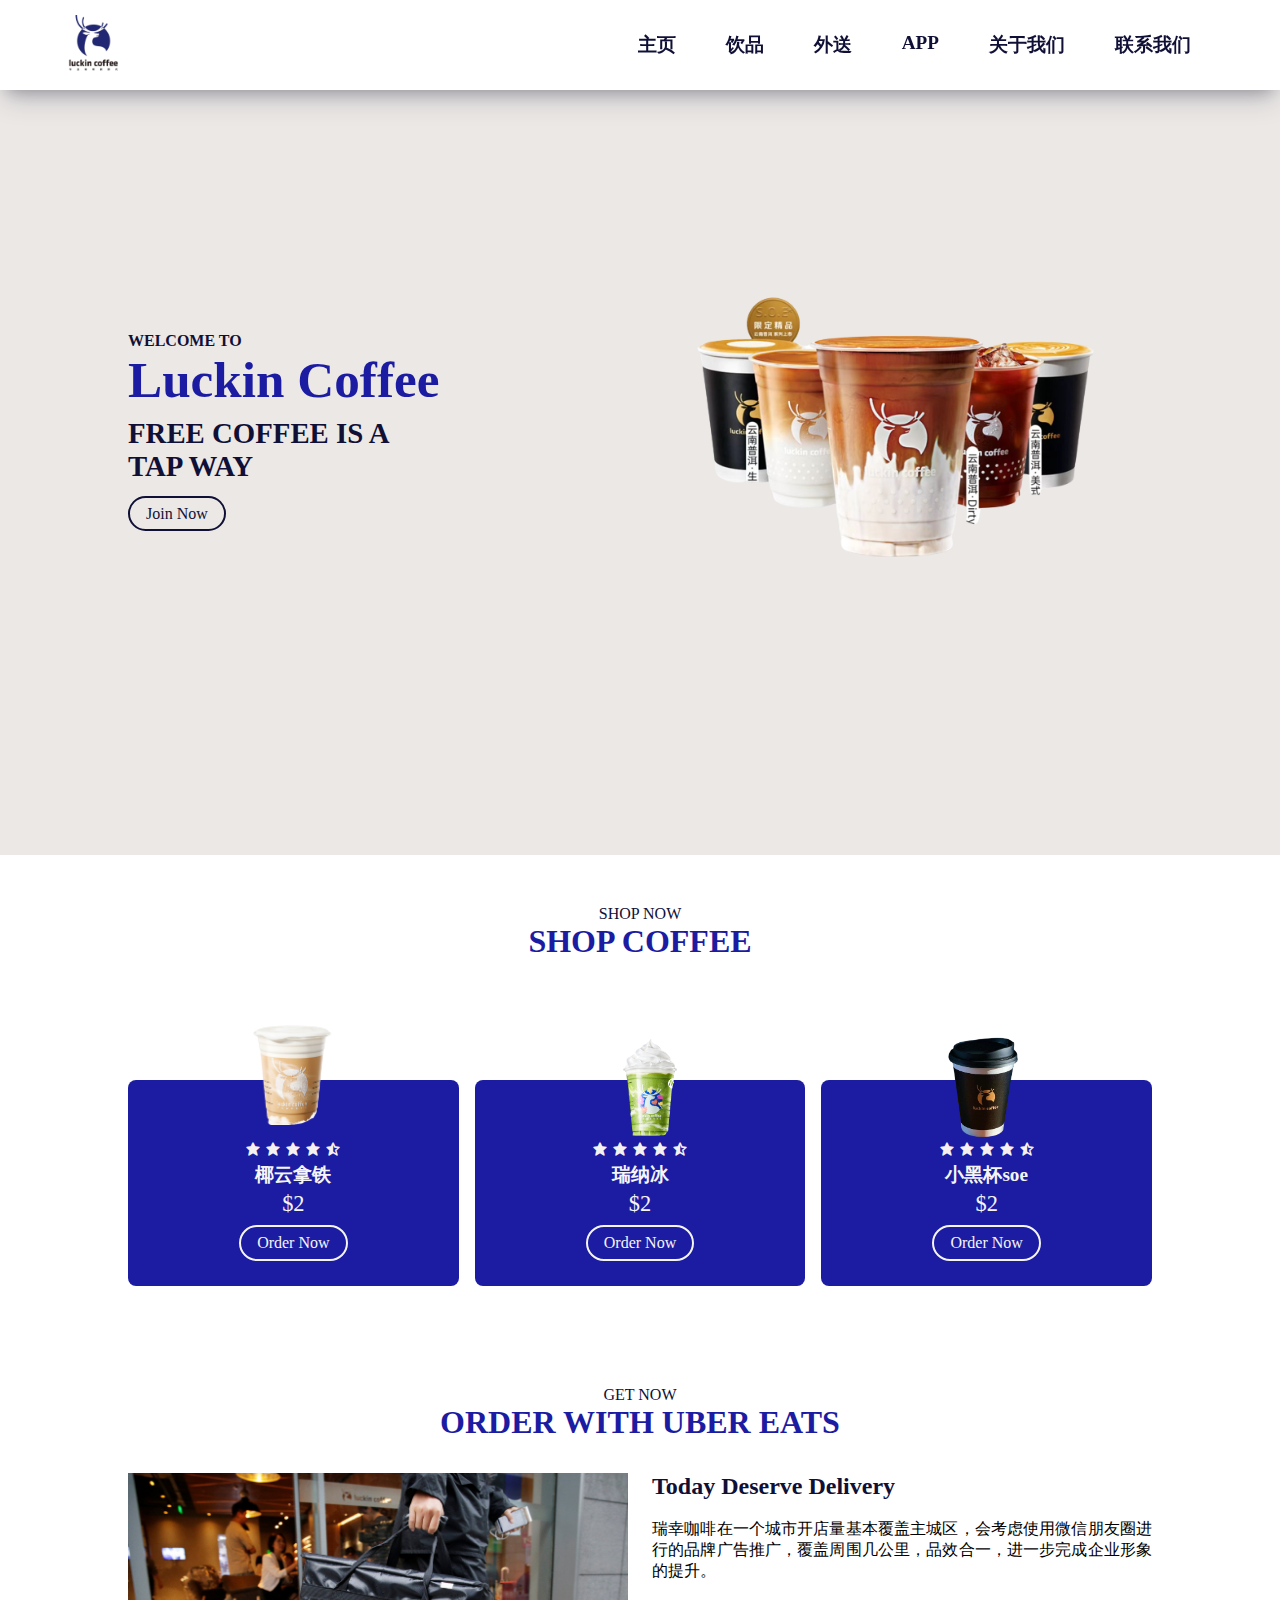
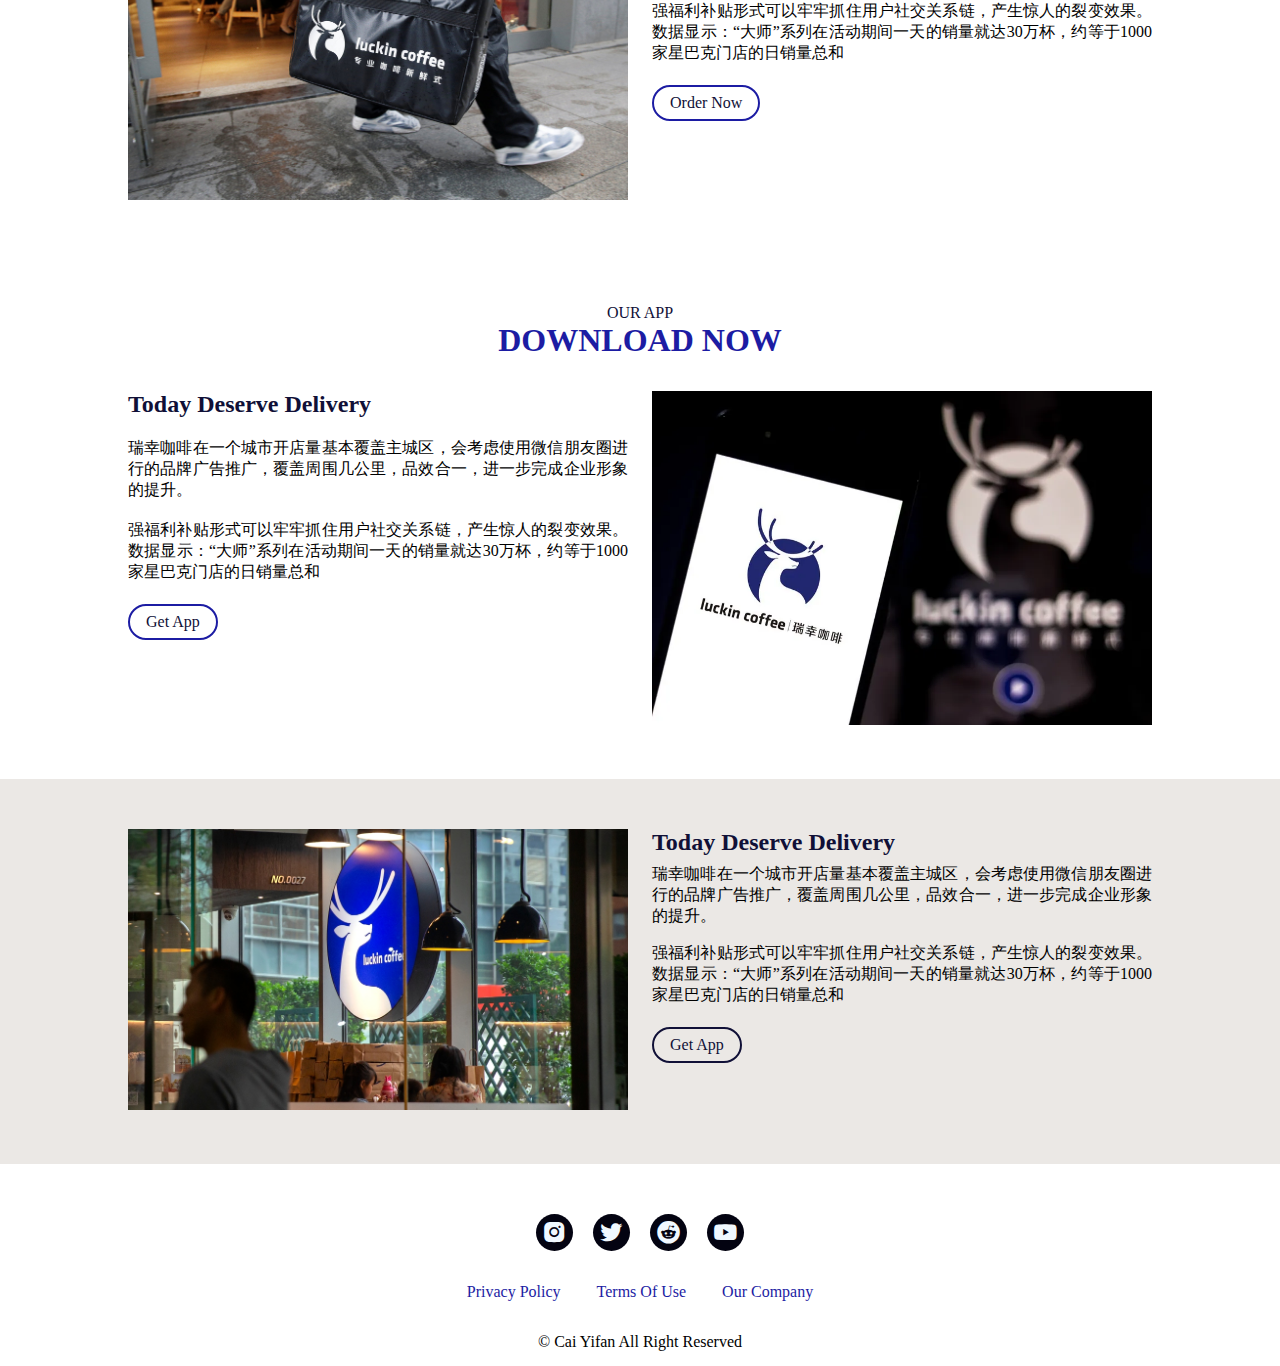
<file: lucky/index.html>
<!DOCTYPE html>
<html lang="en">
<head>
    <meta charset="UTF-8">
    <meta http-equiv="X-UA-Compatible" content="IE=edge">
    <meta name="viewport" content="width=device-width, initial-scale=1.0">
    <link rel="stylesheet"  href="style2.css" />
    <link href='https://unpkg.com/boxicons@2.1.4/css/boxicons.min.css' rel='stylesheet'>
    <title>reponsitive</title>
</head>
<body>
    <header>
        <a href="#home" class="logo"><img src="./resource/new_icon.jpeg" alt=""></a>
        <div class="bx bx-menu" id="menu-icon"></div>
        <ul class="navbar">
            <li><a href="#home">主页</a></li>
            <li><a href="#shop">饮品</a></li>
            <li><a href="#delivery">外送</a></li>
            <li><a href="#app">App</a></li>
            <li><a href="#about">关于我们</a></li>
            <li><a href="#contact">联系我们</a></li>
        </ul>
    </header>
    <section class="home" id="home">
        <div class="home-text">
            <span>Welcome To</span>
            <h1>Luckin Coffee</h1>
            <h2>Free Coffee is a<br />tap way</h2>
            <a href="#" class="btn">Join Now</a>
        </div>
        <div class="home-img">
            <img src="./resource/coffeees-removebg-preview.png" alt="">
        </div>
    </section>
    <section class="shop" id="shop">
        <div class="heading">
            <span>Shop Now</span>
            <h1>Shop Coffee</h1>
        </div>
        <div class="shop-container">
            <div class="box">
                <div class="box-image">
                    <img src="./resource/也云拿铁1.png" alt="">
                </div>
                <div class="star">
                    <i class='bx bxs-star' ></i>
                    <i class='bx bxs-star' ></i>
                    <i class='bx bxs-star' ></i>
                    <i class='bx bxs-star' ></i>
                    <i class='bx bxs-star-half' ></i>
                </div>
                <h2>椰云拿铁</h2>
                <span>$2</span>
                <a href="#" class="btn">Order Now</a>
            </div>

            <div class="box">
                <div class="box-image">
                    <img class="ice" src="./resource/瑞纳冰.png" alt="">
                </div>
                <div class="star">
                    <i class='bx bxs-star' ></i>
                    <i class='bx bxs-star' ></i>
                    <i class='bx bxs-star' ></i>
                    <i class='bx bxs-star' ></i>
                    <i class='bx bxs-star-half' ></i>
                </div>
                <h2>瑞纳冰</h2>
                <span>$2</span>
                <a href="#" class="btn">Order Now</a>
            </div>

            <div class="box">
                <div class="box-image">
                    <img class="soe" src="./resource/小黑杯soe.png" alt="">
                </div>
                <div class="star">
                    <i class='bx bxs-star' ></i>
                    <i class='bx bxs-star' ></i>
                    <i class='bx bxs-star' ></i>
                    <i class='bx bxs-star' ></i>
                    <i class='bx bxs-star-half' ></i>
                </div>
                <h2>小黑杯soe</h2>
                <span>$2</span>
                <a href="#" class="btn">Order Now</a>
            </div>
        </div>
    </section>
    <section class="delivery" id="delivery">
        <div class="heading">
            <span>Get Now</span>
            <h1>Order With Uber Eats</h1>
        </div>
        <div class="container">
            <div class="delivery-image">
                <img src="./resource/delivery.jpeg" alt="">
            </div>
            <div class="delivery-text">
                <h2>Today Deserve Delivery</h2>
                <p>瑞幸咖啡在一个城市开店量基本覆盖主城区，会考虑使用微信朋友圈进行的品牌广告推广，覆盖周围几公里，品效合一，进一步完成企业形象的提升。</p>
                <p>强福利补贴形式可以牢牢抓住用户社交关系链，产生惊人的裂变效果。数据显示：“大师”系列在活动期间一天的销量就达30万杯，约等于1000家星巴克门店的日销量总和</p>
                <a href="#" class="btn">Order Now</a>
            </div>
        </div>
    </section>
    <section class="app" id="app">
        <div class="heading">
            <span>Our App</span>
            <h1>Download Now</h1>
        </div>
        <div class="container">
            <div class="app-text">
                <h2>Today Deserve Delivery</h2>
                <p>瑞幸咖啡在一个城市开店量基本覆盖主城区，会考虑使用微信朋友圈进行的品牌广告推广，覆盖周围几公里，品效合一，进一步完成企业形象的提升。</p>
                <p>强福利补贴形式可以牢牢抓住用户社交关系链，产生惊人的裂变效果。数据显示：“大师”系列在活动期间一天的销量就达30万杯，约等于1000家星巴克门店的日销量总和</p>
                <a href="#" class="btn">Get App</a>
            </div>
            <div class="app-image">
                <img src="./resource/newapp1.webp"  alt="">
            </div>
        </div>
    </section>
    <section class="about" id="about">
        <div class="about-img">
            <img src="./resource/about1.jpeg" alt="">
        </div>
            <div class="about-text">
                <h2>Today Deserve Delivery</h2>
                <p>瑞幸咖啡在一个城市开店量基本覆盖主城区，会考虑使用微信朋友圈进行的品牌广告推广，覆盖周围几公里，品效合一，进一步完成企业形象的提升。</p>
                <p>强福利补贴形式可以牢牢抓住用户社交关系链，产生惊人的裂变效果。数据显示：“大师”系列在活动期间一天的销量就达30万杯，约等于1000家星巴克门店的日销量总和</p>
                <a href="#" class="btn">Get App</a>
            </div>
    </section>
    <section class="contact" id="contact">
        <div class="social">
            <a href="#"><i class='bx bxl-instagram-alt' ></i></a>
            <a href="#"><i class='bx bxl-twitter' ></i></a>
            <a href="#"><i class='bx bxl-reddit' ></i></a>
            <a href="#"><i class='bx bxl-youtube' ></i></a>
        </div>
        <div class="link">
            <a href="#">Privacy Policy</a>
            <a href="#">Terms Of Use</a>
            <a href="#">Our Company</a>
        </div>
        <p> &#169; Cai Yifan All Right Reserved</p>
    </section>
</body>
<script src="./app.js">

</script>
</html>
</file>
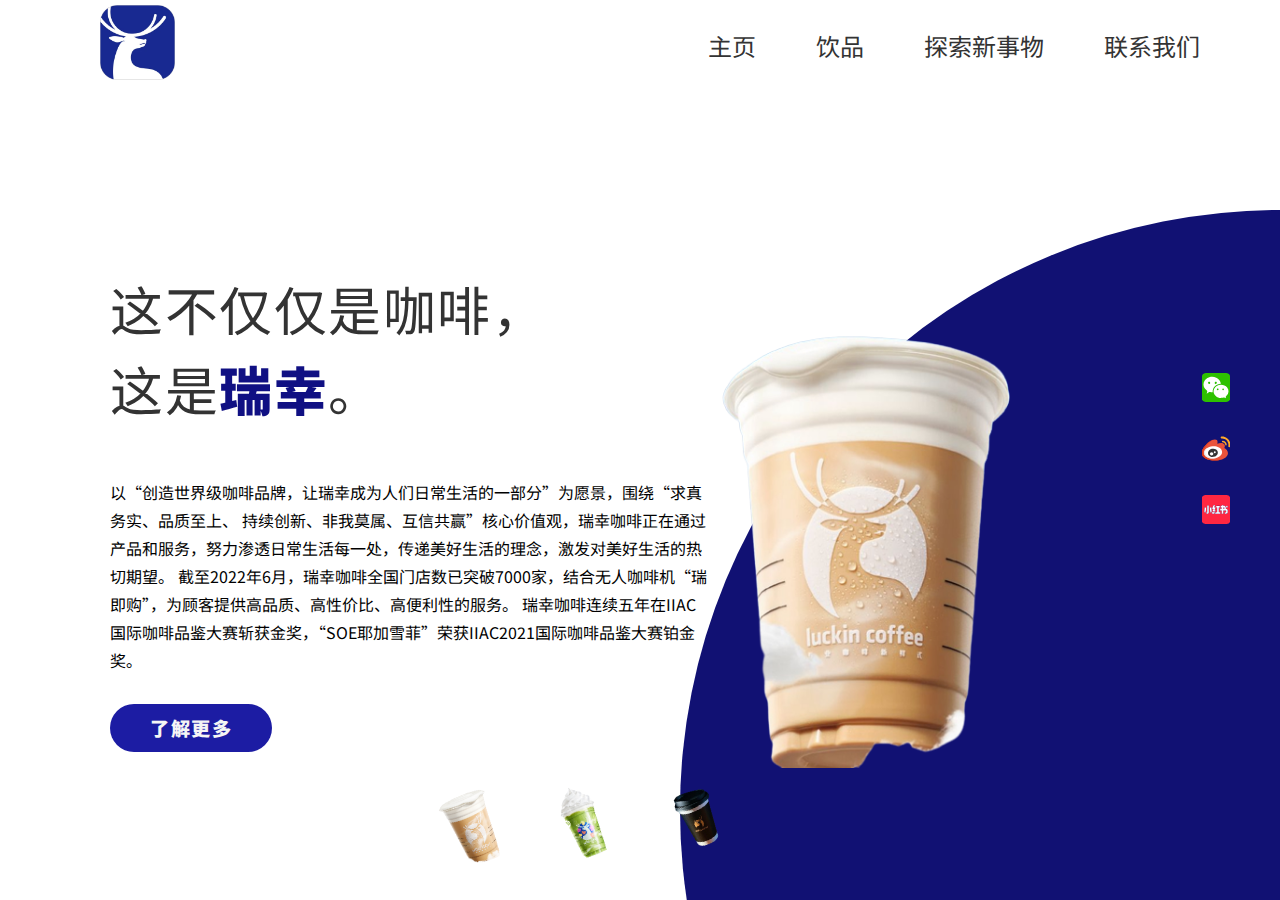
<file: lucky/index3.html>
<!DOCTYPE html>
<html lang="en">
<head>
    <meta charset="UTF-8">
    <meta http-equiv="X-UA-Compatible" content="IE=edge">
    <meta name="viewport" content="width=device-width, initial-scale=1.0">
    <link href="https://fonts.googleapis.com/css2?family=Noto+Sans+SC:wght@300&family=Quicksand&display=swap" rel="stylesheet">
    <link rel="stylesheet" href="./style.css">
    <title>Document</title> 
</head>
<body>
    <section>
        <div class="circle">
        </div>
        <header>
            <a class="imgInfor" href="#"><img class="logo" src="./resource/newicon.webp" alt="icon Picture"></a>
            <ul>
                <li><a href="#">主页</a></li>
                <li><a href="#">饮品</a></li>
                <li><a href="#">探索新事物</a></li>
                <li><a href="#">联系我们</a></li>
            </ul>
        </header>
        <div class="content">
            <div class="textBox">
                <h2>这不仅仅是咖啡，<br />这是<span>瑞幸</span>。</h2>
                <p>以“创造世界级咖啡品牌，让瑞幸成为人们日常生活的一部分”为愿景，围绕“求真务实、品质至上、
                    持续创新、非我莫属、互信共赢”核心价值观，瑞幸咖啡正在通过产品和服务，努力渗透日常生活每一处，传递美好生活的理念，激发对美好生活的热切期望。
                    截至2022年6月，瑞幸咖啡全国门店数已突破7000家，结合无人咖啡机“瑞即购”，为顾客提供高品质、高性价比、高便利性的服务。
                    瑞幸咖啡连续五年在IIAC国际咖啡品鉴大赛斩获金奖，“SOE耶加雪菲”荣获IIAC2021国际咖啡品鉴大赛铂金奖。</p>
                <a class="inforbtn" href="#">了解更多</a>
            </div>
            <div class="imageBox">
                <a class="imageInfor" href=""><img class="lukin" src="./resource/drink4-removebg-preview (1).png"></a>
            </div>
        </div>
        <ul class="thumb">
            <li><img src="./resource/也云拿铁1.png" onclick="imgslider('./resource/drink4-removebg-preview (1).png');changeColor('#111173')" alt=""></li>
            <li><img id="special" src="./resource/瑞纳冰.png" onclick="imgslider('./resource/瑞纳冰.png'); changeColor('#27ae60')" alt=""></li>
            <li><img src="./resource/小黑杯soe.png" onclick="imgslider('./resource/小黑杯soe.png');changeColor('#1e272e')" alt=""></li>
        </ul>
        <ul class="icon">
            <li><a href="#"><img src="./resource/wechat-logo-svgrepo-com.svg" alt="" width="200" height="290"></a></li>
            <li><a href="#"><img src="./resource/weibo-svgrepo-com.svg" alt="" width="200" height="290"></a></li>
            <li><a href="#"><img class="bsize" src="./resource/Xiaohongshu logo - Brandlogos.net.svg" alt="" width="200" height="290"></a></li>
        </ul>
    </section>
</body>
<script type="text/javascript">
    function imgslider(photo){
    document.querySelector(".lukin").src = photo;
    }

    let redirect = document.querySelector(".imageInfor");
    redirect.addEventListener("click",function(){
       if(document.querySelector(".circle").style.background=="rbg(39,174,96)"){
        redirect.href = "https://www.canyin12.com/chanpinjieshao/1010.html";
       }
    })

    function changeColor(colors){
        const circles = document.querySelector(".circle");
        circles.style.background = colors;
        if (colors === "#1e272e") {
    document.querySelector(".lukin").style.height = "600px";
    document.querySelector(".lukin").style.width = "450px";
    document.querySelector(".imageBox").style.top = "60px";
    document.querySelector(".imageBox").style.left = "-5%";
  } else if (colors === "#27ae60") {
    document.querySelector(".lukin").style.height = "800px";
    document.querySelector(".lukin").style.width = "440px";
    document.querySelector(".imageBox").style.top = "40px";
    document.querySelector(".imageBox").style.left = "-10%";
  } else {
    document.querySelector(".lukin").style.height = "600px";
    document.querySelector(".lukin").style.width = "380px";
    document.querySelector(".imageBox").style.top = "20px";
    document.querySelector(".imageBox").style.left = "-12%";
  }
    }
</script>
</html>
</file>
<file: lucky/style2.css>
section {
  padding: 50px 10%;
  overflow: hidden;
}

*::-moz-selection {
  color: #fff;
  background: var(--main-color);
}

*::selection {
  color: #fff;
  background: var(--main-color);
}

img {
  width: 100%;
}

:root {
  --main-color:#1c1ca3;
  --second-color:#101037;
}

* {
  padding: 0;
  margin: 0;
  -webkit-box-sizing: border-box;
          box-sizing: border-box;
  scroll-padding-top: 2rem;
  scroll-behavior: smooth;
}

body header {
  position: fixed;
  width: 100%;
  top: 0;
  right: 0;
  z-index: 1000;
  display: -webkit-box;
  display: -ms-flexbox;
  display: flex;
  -webkit-box-align: center;
      -ms-flex-align: center;
          align-items: center;
  -webkit-box-pack: justify;
      -ms-flex-pack: justify;
          justify-content: space-between;
  background: #fff;
  -webkit-box-shadow: rgba(50, 50, 93, 0.25) 0px 13px 27px -5px, rgba(0, 0, 0, 0.3) 0px 8px 16px -8px;
          box-shadow: rgba(50, 50, 93, 0.25) 0px 13px 27px -5px, rgba(0, 0, 0, 0.3) 0px 8px 16px -8px;
  padding: 15px 5%;
  -webkit-transition: .2s;
  transition: .2s;
}

body header .logo {
  display: -webkit-box;
  display: -ms-flexbox;
  display: flex;
  -webkit-box-align: center;
      -ms-flex-align: center;
          align-items: center;
}

body header .logo img {
  width: 60px;
}

body header .navbar {
  display: -webkit-box;
  display: -ms-flexbox;
  display: flex;
}

body header .navbar li {
  list-style-type: none;
}

body header .navbar li a {
  font-size: 1.2rem;
  padding: 11px 25px;
  color: var(--second-color);
  font-weight: 800;
  text-transform: uppercase;
  text-decoration: none;
}

body header .navbar li a:hover {
  color: var(--main-color);
}

body #menu-icon {
  font-size: 3rem;
  cursor: pointer;
  z-index: 1001;
  display: none;
  -webkit-transition: .5s;
  transition: .5s;
}

body section.home {
  width: 100%;
  min-height: 95vh;
  display: -webkit-box;
  display: -ms-flexbox;
  display: flex;
  -ms-flex-wrap: wrap;
      flex-wrap: wrap;
  -webkit-box-align: center;
      -ms-flex-align: center;
          align-items: center;
  background: #ebe8e5;
  gap: 1rem;
}

body section.home div.home-text {
  -webkit-box-flex: 1;
      -ms-flex: 1 1 17rem;
          flex: 1 1 17rem;
}

body section.home div.home-text span {
  font-size: 1rem;
  text-transform: uppercase;
  font-weight: 600;
  color: var(--second-color);
}

body section.home div.home-text h1 {
  font-size: 3.2rem;
  color: var(--main-color);
  font-weight: bolder;
}

body section.home div.home-text h2 {
  font-size: 1.8rem;
  font-weight: 600;
  color: var(--second-color);
  text-transform: uppercase;
  margin: .5rem 0 1.4rem;
}

body section.home div.home-text .btn {
  padding: 7px 16px;
  border: 2px solid var(--second-color);
  border-radius: 40px;
  color: var(--second-color);
  font-weight: 500;
  text-decoration: none;
}

body section.home div.home-text .btn:hover {
  color: #fff;
  background: var(--second-color);
}

body section.home div.home-img {
  -webkit-box-flex: 1;
      -ms-flex: 1 1 18rem;
          flex: 1 1 18rem;
}

body section.home div.home-img img {
  height: 320px;
  width: 510px;
}

body .heading {
  text-align: center;
  text-transform: uppercase;
}

body .heading span {
  font-size: 1rem;
  font-size: 600;
  color: var(--second-color);
}

body .heading h1 {
  font-size: 2rem;
  color: var(--main-color);
}

body .btn {
  padding: 7px 16px;
  border: 2px solid whitesmoke;
  border-radius: 40px;
  font-weight: 500;
  text-decoration: none;
  color: whitesmoke;
}

body .btn:hover {
  color: var(--main-color);
  background: whitesmoke;
  border: 2px solid var(--second-color);
}

body div.shop-container {
  display: -webkit-box;
  display: -ms-flexbox;
  display: flex;
  -ms-flex-wrap: wrap;
      flex-wrap: wrap;
  gap: 1rem;
  margin-top: 5rem;
}

body div.shop-container .box {
  display: -webkit-box;
  display: -ms-flexbox;
  display: flex;
  -webkit-box-flex: 1;
      -ms-flex: 1 1 10rem;
          flex: 1 1 10rem;
  background: var(--main-color);
  padding: 25px;
  text-align: center;
  -webkit-box-orient: vertical;
  -webkit-box-direction: normal;
      -ms-flex-direction: column;
          flex-direction: column;
  -webkit-box-align: center;
      -ms-flex-align: center;
          align-items: center;
  margin-top: 2.5rem;
  border-radius: .5rem;
}

body div.shop-container .box h2 {
  color: whitesmoke;
  font-size: 1.2rem;
}

body div.shop-container .box span {
  color: whitesmoke;
  font-size: 1.4rem;
  font-weight: 500;
  margin: 0.2rem 0 0.5rem;
}

body div.shop-container .box .box-image {
  width: 150px;
  height: 140px;
  margin-top: -120px;
}

body div.shop-container .box .box-image img {
  width: 100%;
  height: 100%;
  -o-object-fit: contain;
     object-fit: contain;
  -o-object-position: center;
     object-position: center;
  margin-left: 10px;
}

body div.shop-container .box .box-image .ice {
  height: 185px;
  margin-right: 5px;
}

body div.shop-container .box .box-image .soe {
  margin-top: 10px;
  height: 175px;
  margin-left: 10px;
}

body div.shop-container .box .star {
  margin: 1rem 0 0.1rem;
}

body div.shop-container .box .star .bx {
  color: #f6f1f1;
}

body .container {
  display: -webkit-box;
  display: -ms-flexbox;
  display: flex;
  -ms-flex-wrap: wrap;
      flex-wrap: wrap;
  gap: 1.5rem;
  margin-top: 2rem;
}

body .delivery-image {
  -webkit-box-flex: 1;
      -ms-flex: 1 1 21rem;
          flex: 1 1 21rem;
  -ms-flex-wrap: wrap;
      flex-wrap: wrap;
}

body .delivery-text {
  -ms-flex-wrap: wrap;
      flex-wrap: wrap;
  -webkit-box-flex: 1;
      -ms-flex: 1 1 21rem;
          flex: 1 1 21rem;
}

body .delivery-text h2 {
  font-size: 1.5rem;
  color: var(--second-color);
}

body .delivery-text p {
  margin: 1.2rem 0 1rem;
  text-align: justify;
}

body .delivery-text a.btn {
  display: inline-block;
  margin-top: 5px;
  border: 2px solid var(--main-color);
  color: #101037;
}

body .delivery-text a.btn:hover {
  color: whitesmoke;
  background: var(--main-color);
}

body section.app .app-image {
  -webkit-box-flex: 1;
      -ms-flex: 1 1 21rem;
          flex: 1 1 21rem;
}

body section.app .app-text {
  -webkit-box-flex: 1;
      -ms-flex: 1 1 21rem;
          flex: 1 1 21rem;
}

body section.app .app-text h2 {
  font-size: 1.5rem;
  color: var(--second-color);
}

body section.app .app-text p {
  margin: 1.2rem 0 1rem;
  text-align: justify;
}

body section.app .app-text a.btn {
  display: inline-block;
  margin-top: 5px;
  border: 2px solid var(--main-color);
  color: #101037;
}

body section.app .app-text a.btn:hover {
  color: whitesmoke;
  background: var(--main-color);
}

body section.about {
  display: -webkit-box;
  display: -ms-flexbox;
  display: flex;
  background: #ebe8e5;
  -ms-flex-wrap: wrap;
      flex-wrap: wrap;
  gap: 1.5rem;
}

body section.about .about-img {
  -webkit-box-flex: 1;
      -ms-flex: 1 1 18rem;
          flex: 1 1 18rem;
}

body section.about .about-text {
  -webkit-box-flex: 1;
      -ms-flex: 1 1 18rem;
          flex: 1 1 18rem;
}

body section.about .about-text h2 {
  font-size: 1.5rem;
  color: var(--second-color);
}

body section.about .about-text p {
  margin: 0.5rem 0 1rem;
  text-align: justify;
}

body section.about .about-text .btn {
  padding: 7px 16px;
  border: 2px solid var(--second-color);
  border-radius: 40px;
  color: var(--second-color);
  font-weight: 500;
  text-decoration: none;
  display: inline-block;
  margin-top: 5px;
}

body section.about .about-text .btn:hover {
  color: #ebe8e5;
  background: var(--second-color);
}

body section.contact {
  display: -webkit-box;
  display: -ms-flexbox;
  display: flex;
  -webkit-box-orient: vertical;
  -webkit-box-direction: normal;
      -ms-flex-direction: column;
          flex-direction: column;
  -webkit-box-align: center;
      -ms-flex-align: center;
          align-items: center;
  padding-bottom: 15px;
}

body section.contact .social a {
  font-size: 27px;
  margin: 0.5rem;
}

body section.contact .social a .bx {
  padding: 5px;
  color: aliceblue;
  background: #030311;
  border-radius: 50%;
}

body section.contact .social a .bx:hover {
  background: var(--main-color);
}

body section.contact .link {
  margin: 2rem 0 2rem;
}

body section.contact .link a {
  font-size: 1rem;
  font-weight: 500;
  color: var(--main-color);
  padding: 1rem;
  text-decoration: none;
}

body section.contact .link a:hover {
  color: #101037;
}

@media screen and (max-width: 1150px) {
  header {
    padding: 18px 7%;
  }
  section {
    padding: 50px 7%;
  }
  .home-text h1 {
    font-size: 3rem;
  }
  .home-text h2 {
    font-size: 1.5rem;
  }
}

@media screen and (max-width: 991px) {
  header {
    padding: 18px 4%;
  }
  section {
    padding: 50px 4%;
  }
}

@media screen and (max-width: 768px) {
  section.home {
    width: 100%;
  }
  header {
    padding: 11px 4%;
  }
  header .navbar {
    position: absolute;
    top: -500px;
    left: 0;
    right: 0;
    display: -webkit-box;
    display: -ms-flexbox;
    display: flex;
    -webkit-box-orient: vertical;
    -webkit-box-direction: normal;
        -ms-flex-direction: column;
            flex-direction: column;
    background: #fff;
    border-top: 2px solid var(--main-color);
    -webkit-transition: .2s ease-in-out;
    transition: .2s ease-in-out;
    text-align: left;
  }
  header .navbar a {
    padding: 1.5rem;
    display: block;
    color: var(--main-color);
    -webkit-transition: .2s;
    transition: .2s;
  }
  header .navbar a:hover {
    background: linear-gradient(95deg, rgba(129, 129, 206, 0.2), #5a5acd);
  }
  header #menu-icon {
    display: initial;
  }
  header .active {
    top: 100%;
  }
  .home-text span {
    font-size: 1rem;
  }
  .home-text h1 {
    font-size: 1.5rem;
  }
  .home-text h2 {
    font-size: 1rem;
  }
}

@media screen and (max-width: 768px) {
  .home-text {
    padding-top: inherit;
  }
  .home-img img {
    max-width: 400px;
    max-height: 250px;
  }
  .shop-container .box {
    margin-top: 6rem;
  }
  .heading h1 {
    font-size: 1.4rem;
  }
  .heading span {
    font-size: 0.9rem;
  }
  .about {
    -webkit-box-orient: vertical;
    -webkit-box-direction: reverse;
        -ms-flex-direction: column-reverse;
            flex-direction: column-reverse;
  }
  .link {
    display: -webkit-box;
    display: -ms-flexbox;
    display: flex;
    -webkit-box-orient: vertical;
    -webkit-box-direction: normal;
        -ms-flex-direction: column;
            flex-direction: column;
  }
}

@media screen and (max-width: 364px) {
  .link {
    display: -webkit-box;
    display: -ms-flexbox;
    display: flex;
    -webkit-box-orient: vertical;
    -webkit-box-direction: normal;
        -ms-flex-direction: column;
            flex-direction: column;
  }
}
/*# sourceMappingURL=style2.css.map */
</file>
<file: lucky/style.css>
* {
  margin: 0;
  padding: 0;
  -webkit-box-sizing: border-box;
          box-sizing: border-box;
}

section {
  position: relative;
  width: 100%;
  min-height: 100vh;
  padding: 100px;
  display: -webkit-box;
  display: -ms-flexbox;
  display: flex;
  -webkit-box-pack: justify;
      -ms-flex-pack: justify;
          justify-content: space-between;
  -webkit-box-align: center;
      -ms-flex-align: center;
          align-items: center;
  background: #fff;
  font-family: 'Noto Sans SC', sans-serif;
  overflow: hidden;
}

section .circle {
  position: absolute;
  top: 0;
  left: 0;
  width: 100%;
  height: 100%;
  background: #111173;
  -webkit-clip-path: circle(600px at right 810px);
          clip-path: circle(600px at right 810px);
}

section header {
  position: absolute;
  top: 0;
  left: 0;
  width: 100%;
  padding: 5px 100px;
  padding-right: 80px;
  display: -webkit-box;
  display: -ms-flexbox;
  display: flex;
  -webkit-box-pack: justify;
      -ms-flex-pack: justify;
          justify-content: space-between;
  -webkit-box-align: center;
      -ms-flex-align: center;
          align-items: center;
}

section header .logo {
  position: relative;
  max-width: 500px;
  padding-top: 0;
  margin-top: 0;
  width: 75px;
  height: 75px;
}

section header ul {
  position: relative;
  display: -webkit-box;
  display: -ms-flexbox;
  display: flex;
  z-index: 1;
}

section header ul li {
  list-style: none;
}

section header ul li a {
  display: inline-block;
  color: #333;
  font-weight: 400;
  margin-left: 60px;
  text-decoration: none;
  font-size: 1.5rem;
  -webkit-box-pack: start;
      -ms-flex-pack: start;
          justify-content: flex-start;
  position: relative;
}

section .content {
  position: relative;
  width: 100%;
  display: -webkit-box;
  display: -ms-flexbox;
  display: flex;
  -webkit-box-pack: justify;
      -ms-flex-pack: justify;
          justify-content: space-between;
  -webkit-box-align: center;
      -ms-flex-align: center;
          align-items: center;
  height: 590px;
}

section .content .textBox {
  position: relative;
  max-width: 600px;
  top: 60px;
  left: 10px;
}

section .content .textBox h2 {
  font-size: 3.3rem;
  color: #333;
  font-weight: 400;
  line-height: 80px;
  letter-spacing: 1.5px;
}

section .content .textBox h2 span {
  color: #101083;
  font-weight: 900;
}

section .content .textBox a {
  display: inline-block;
  margin-top: 30px;
  padding: 10px 40px;
  background: #1c1ca3;
  color: whitesmoke;
  border-radius: 40px;
  font-weight: 900;
  letter-spacing: 1.5px;
  text-decoration: none;
  font-size: 1.2rem;
  -webkit-transition: all .2s;
  transition: all .2s;
}

section .content .textBox a:active {
  -webkit-transform: scale(0.95);
          transform: scale(0.95);
}

section .content .textBox p {
  margin-top: 50px;
  line-height: 28px;
}

section .imageBox {
  max-width: 480px;
  max-height: 800px;
  display: -webkit-box;
  display: -ms-flexbox;
  display: flex;
  -webkit-box-pack: start;
      -ms-flex-pack: start;
          justify-content: flex-start;
  position: relative;
  -webkit-box-align: center;
      -ms-flex-align: center;
          align-items: center;
  top: 20px;
  left: -12%;
}

section .imageBox img {
  height: 600px;
  width: 380px;
  border: none;
  -webkit-animation: animate 3s linear infinite;
          animation: animate 3s linear infinite;
}

section .thumb {
  position: absolute;
  left: 45%;
  bottom: 5px;
  display: -webkit-box;
  display: -ms-flexbox;
  display: flex;
  -webkit-box-align: center;
      -ms-flex-align: center;
          align-items: center;
  -webkit-transform: translateX(-50%);
          transform: translateX(-50%);
}

section .thumb li {
  list-style: none;
  display: inline-block;
  margin: 0 20px;
  cursor: pointer;
  -webkit-transition: .5s;
  transition: .5s;
}

section .thumb li img {
  height: 100px;
  width: 70px;
  -webkit-transform: rotate3d(0.5, 2.5, 0, 190deg);
          transform: rotate3d(0.5, 2.5, 0, 190deg);
  -webkit-animation: animate 3s linear infinite;
          animation: animate 3s linear infinite;
}

section .thumb li img:hover {
  -webkit-transform: translateY(-15px);
          transform: translateY(-15px);
}

section .thumb li #special {
  padding-bottom: 7px;
  height: 145px;
  margin-left: 10px;
}

section .icon {
  position: absolute;
  top: 50%;
  right: 40px;
  -webkit-transform: translateY(-50%);
          transform: translateY(-50%);
  display: -webkit-box;
  display: -ms-flexbox;
  display: flex;
  -webkit-box-orient: vertical;
  -webkit-box-direction: normal;
      -ms-flex-direction: column;
          flex-direction: column;
  -webkit-box-pack: center;
      -ms-flex-pack: center;
          justify-content: center;
  -webkit-box-align: center;
      -ms-flex-align: center;
          align-items: center;
}

section .icon li {
  list-style: none;
}

section .icon li a {
  display: inline-block;
  margin: 3px 0;
  -webkit-transform: scale(0.6);
          transform: scale(0.6);
}

section .icon li a img {
  width: 48px;
  height: 50px;
}

@-webkit-keyframes animate {
  0% {
    -webkit-transform: translate(-11px, 0);
            transform: translate(-11px, 0);
    -webkit-transform: rotate(-10deg);
            transform: rotate(-10deg);
  }
  50% {
    -webkit-transform: translate(0px, -11px);
            transform: translate(0px, -11px);
    -webkit-transform: rotate(-20deg);
            transform: rotate(-20deg);
  }
  100% {
    -webkit-transform: translate(-11px, 0);
            transform: translate(-11px, 0);
    -webkit-transform: rotate(-10deg);
            transform: rotate(-10deg);
  }
}

@keyframes animate {
  0% {
    -webkit-transform: translate(-11px, 0);
            transform: translate(-11px, 0);
    -webkit-transform: rotate(-10deg);
            transform: rotate(-10deg);
  }
  50% {
    -webkit-transform: translate(0px, -11px);
            transform: translate(0px, -11px);
    -webkit-transform: rotate(-20deg);
            transform: rotate(-20deg);
  }
  100% {
    -webkit-transform: translate(-11px, 0);
            transform: translate(-11px, 0);
    -webkit-transform: rotate(-10deg);
            transform: rotate(-10deg);
  }
}
/*# sourceMappingURL=style.css.map */
</file>
